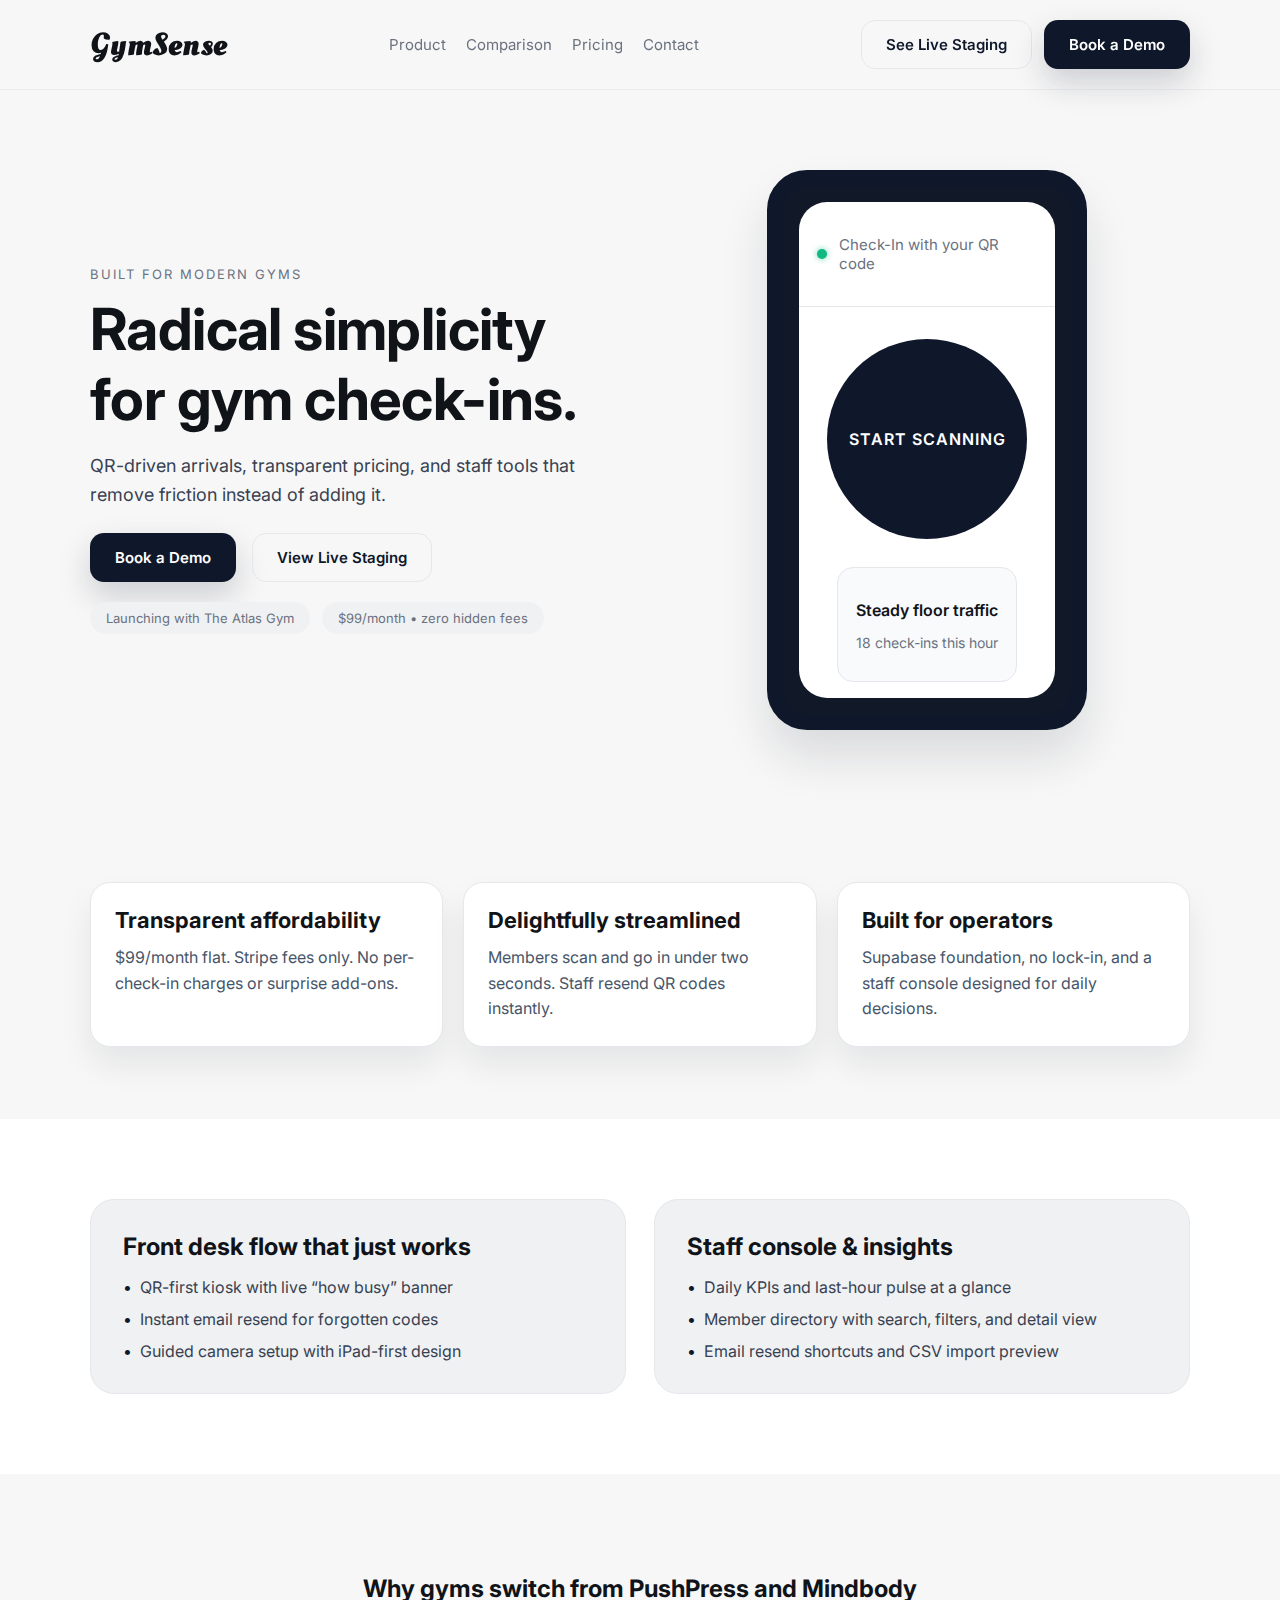
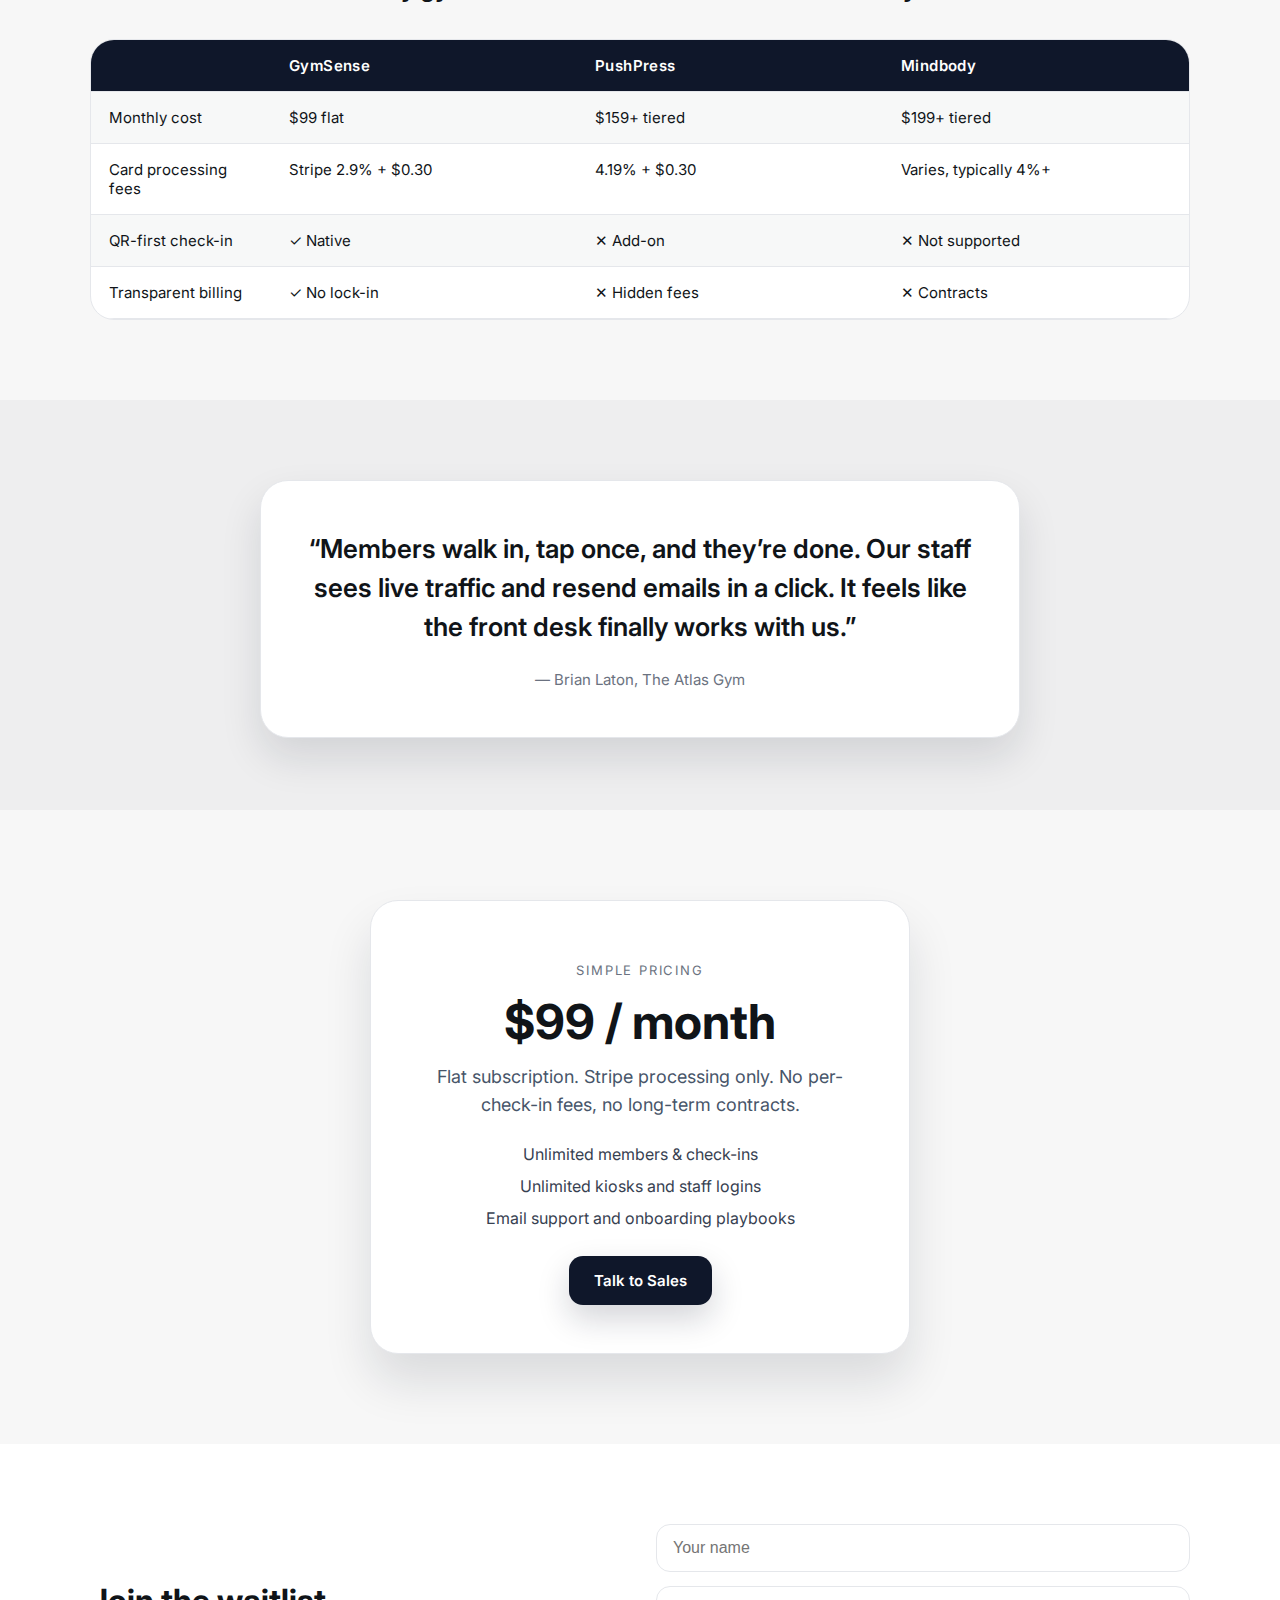
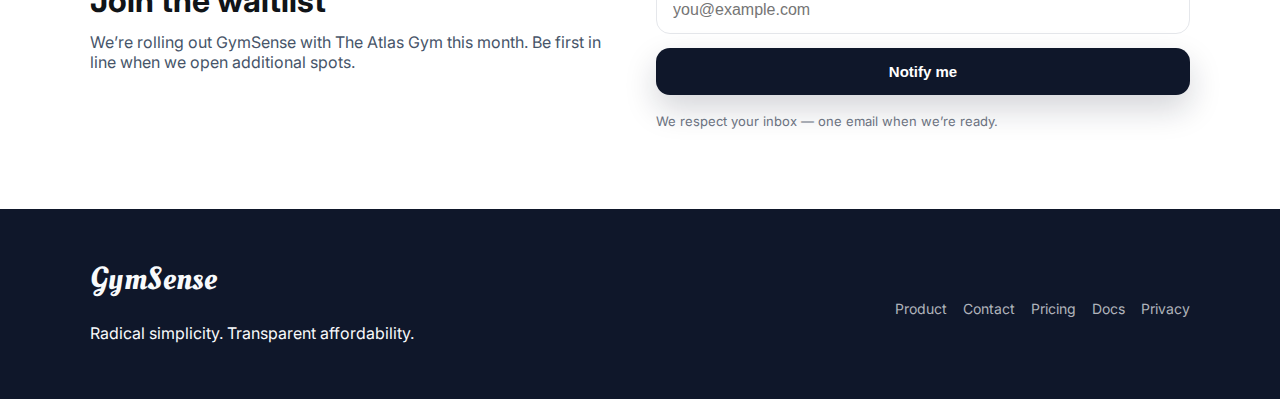
<file: checkin_staging/landing/index.html>
<!DOCTYPE html>
<html lang="en">
  <head>
    <meta charset="utf-8" />
    <meta name="viewport" content="width=device-width, initial-scale=1" />
    <title>GymSense — Radical Simplicity for Gym Check-Ins</title>
    <meta name="description" content="GymSense delivers QR-first gym check-ins, transparent pricing, and staff tools that operators actually love." />
    <link rel="preconnect" href="https://fonts.googleapis.com" />
    <link rel="preconnect" href="https://fonts.gstatic.com" crossorigin />
    <link href="https://fonts.googleapis.com/css2?family=Oleo+Script:wght@700&family=Inter:wght@400;500;600;700&display=swap" rel="stylesheet" />
    <link rel="stylesheet" href="styles.css" />
  </head>
  <body>
    <header class="site-header">
      <div class="container header-inner">
        <div class="brand-mark">
          <span class="brand-script">GymSense</span>
        </div>
        <nav class="nav-links">
          <a href="#features">Product</a>
          <a href="#comparison">Comparison</a>
          <a href="#pricing">Pricing</a>
          <a href="#cta">Contact</a>
        </nav>
        <div class="header-cta">
          <a class="btn ghost" href="https://staging.gymsense.io/kiosk" target="_blank" rel="noopener">See Live Staging</a>
          <a class="btn" href="mailto:hello@gymsense.io">Book a Demo</a>
        </div>
        <button class="nav-toggle" id="navToggle" aria-label="Toggle navigation">☰</button>
      </div>
    </header>

    <main>
      <section class="hero" id="hero">
        <div class="container hero-inner">
          <div class="hero-copy">
            <p class="eyebrow">Built for modern gyms</p>
            <h1>Radical simplicity for gym check-ins.</h1>
            <p class="lede">QR-driven arrivals, transparent pricing, and staff tools that remove friction instead of adding it.</p>
            <div class="hero-actions">
              <a class="btn" href="mailto:hello@gymsense.io">Book a Demo</a>
              <a class="btn ghost" href="https://staging.gymsense.io/kiosk" target="_blank" rel="noopener">View Live Staging</a>
            </div>
            <div class="hero-meta">
              <span class="pill">Launching with The Atlas Gym</span>
              <span class="pill">$99/month • zero hidden fees</span>
            </div>
          </div>
          <div class="hero-visual">
            <div class="device-frame">
              <div class="device-screen">
                <div class="screen-head">
                  <span class="dot"></span>
                  <p>Check-In with your QR code</p>
                </div>
                <div class="screen-body">
                  <div class="scan-circle">
                    <span>Start scanning</span>
                  </div>
                  <div class="status-card">
                    <p class="status-label">Steady floor traffic</p>
                    <p class="status-sub">18 check-ins this hour</p>
                  </div>
                </div>
              </div>
            </div>
          </div>
        </div>
      </section>

      <section class="pillars" id="pillars">
        <div class="container pillars-grid">
          <article class="pillar-card">
            <h3>Transparent affordability</h3>
            <p>$99/month flat. Stripe fees only. No per-check-in charges or surprise add-ons.</p>
          </article>
          <article class="pillar-card">
            <h3>Delightfully streamlined</h3>
            <p>Members scan and go in under two seconds. Staff resend QR codes instantly.</p>
          </article>
          <article class="pillar-card">
            <h3>Built for operators</h3>
            <p>Supabase foundation, no lock-in, and a staff console designed for daily decisions.</p>
          </article>
        </div>
      </section>

      <section class="feature-split" id="features">
        <div class="container split-grid">
          <div class="split-card">
            <h2>Front desk flow that just works</h2>
            <ul>
              <li>QR-first kiosk with live “how busy” banner</li>
              <li>Instant email resend for forgotten codes</li>
              <li>Guided camera setup with iPad-first design</li>
            </ul>
          </div>
          <div class="split-card">
            <h2>Staff console & insights</h2>
            <ul>
              <li>Daily KPIs and last-hour pulse at a glance</li>
              <li>Member directory with search, filters, and detail view</li>
              <li>Email resend shortcuts and CSV import preview</li>
            </ul>
          </div>
        </div>
      </section>

      <section class="comparison" id="comparison">
        <div class="container">
          <h2>Why gyms switch from PushPress and Mindbody</h2>
          <div class="comparison-table">
            <div class="comparison-head">
              <span></span>
              <span>GymSense</span>
              <span>PushPress</span>
              <span>Mindbody</span>
            </div>
            <div class="comparison-row">
              <span>Monthly cost</span>
              <span>$99 flat</span>
              <span>$159+ tiered</span>
              <span>$199+ tiered</span>
            </div>
            <div class="comparison-row">
              <span>Card processing fees</span>
              <span>Stripe 2.9% + $0.30</span>
              <span>4.19% + $0.30</span>
              <span>Varies, typically 4%+</span>
            </div>
            <div class="comparison-row">
              <span>QR-first check-in</span>
              <span>✓ Native</span>
              <span>✕ Add-on</span>
              <span>✕ Not supported</span>
            </div>
            <div class="comparison-row">
              <span>Transparent billing</span>
              <span>✓ No lock-in</span>
              <span>✕ Hidden fees</span>
              <span>✕ Contracts</span>
            </div>
          </div>
        </div>
      </section>

      <section class="testimonial" id="testimonial">
        <div class="container testimonial-card">
          <blockquote>
            “Members walk in, tap once, and they’re done. Our staff sees live traffic and resend emails in a click. It feels like the front desk finally works with us.”
          </blockquote>
          <p class="cite">— Brian Laton, The Atlas Gym</p>
        </div>
      </section>

      <section class="pricing" id="pricing">
        <div class="container pricing-card">
          <p class="eyebrow">Simple pricing</p>
          <h2>$99 / month</h2>
          <p class="lede">Flat subscription. Stripe processing only. No per-check-in fees, no long-term contracts.</p>
          <ul>
            <li>Unlimited members & check-ins</li>
            <li>Unlimited kiosks and staff logins</li>
            <li>Email support and onboarding playbooks</li>
          </ul>
          <a class="btn" href="mailto:hello@gymsense.io">Talk to Sales</a>
        </div>
      </section>

      <section class="cta" id="cta">
        <div class="container cta-inner">
          <div class="cta-copy">
            <h2>Join the waitlist</h2>
            <p>We’re rolling out GymSense with The Atlas Gym this month. Be first in line when we open additional spots.</p>
          </div>
          <form class="cta-form" action="https://formspree.io/f/placeholder" method="post">
            <input type="text" name="name" placeholder="Your name" required />
            <input type="email" name="email" placeholder="you@example.com" required />
            <button class="btn" type="submit">Notify me</button>
            <p class="form-note">We respect your inbox — one email when we’re ready.</p>
          </form>
        </div>
      </section>
    </main>

    <footer class="site-footer">
      <div class="container footer-inner">
        <div class="footer-brand">
          <span class="brand-script">GymSense</span>
          <p>Radical simplicity. Transparent affordability.</p>
        </div>
        <div class="footer-links">
          <a href="#hero">Product</a>
          <a href="mailto:hello@gymsense.io">Contact</a>
          <a href="#pricing">Pricing</a>
          <a href="#">Docs</a>
          <a href="#">Privacy</a>
        </div>
      </div>
    </footer>

    <script src="script.js"></script>
  </body>
</html>
</file>
<file: checkin_staging/landing/styles.css>
:root {
  --bg: #f7f7f7;
  --surface: #ffffff;
  --surface-muted: #f0f1f3;
  --text: #101418;
  --muted: #6b7280;
  --accent: #0f172a;
  --outline: #e5e7eb;
  --shadow: 0 28px 48px rgba(15,23,42,0.12);
}

* { box-sizing: border-box; }
html, body { margin: 0; font-family: 'Inter', system-ui, -apple-system, BlinkMacSystemFont, 'Segoe UI', sans-serif; color: var(--text); background: var(--bg); }
a { color: inherit; text-decoration: none; }

.container { width: min(1100px, 92vw); margin: 0 auto; }

.btn { display: inline-flex; align-items: center; justify-content: center; gap: 6px; padding: 14px 24px; border-radius: 14px; font-weight: 600; font-size: 15px; background: var(--accent); color: #fff; border: 1px solid transparent; box-shadow: 0 14px 32px rgba(15,23,42,0.18); transition: transform 0.15s ease, box-shadow 0.15s ease; }
.btn:hover { transform: translateY(-2px); box-shadow: 0 18px 36px rgba(15,23,42,0.22); }
.btn:active { transform: translateY(0); box-shadow: 0 10px 24px rgba(15,23,42,0.18); }

.btn.ghost { background: transparent; color: var(--accent); border: 1px solid var(--outline); box-shadow: none; }
.btn.ghost:hover { background: var(--surface-muted); }

.site-header { position: sticky; top: 0; z-index: 10; backdrop-filter: blur(14px); background: rgba(247,247,247,0.86); border-bottom: 1px solid rgba(229,231,235,0.7); }
.header-inner { display: flex; align-items: center; justify-content: space-between; padding: 20px 0; gap: 16px; }
.brand-mark { font-size: 24px; font-weight: 700; }
.brand-script { font-family: 'Oleo Script', 'cursive'; font-size: 32px; letter-spacing: 0.3px; }
.nav-links { display: flex; gap: 20px; font-size: 15px; color: var(--muted); }
.nav-links a:hover { color: var(--accent); }
.header-cta { display: flex; gap: 12px; }
.nav-toggle { display: none; background: none; border: none; font-size: 26px; }

.hero { padding: 80px 0; }
.hero-inner { display: grid; grid-template-columns: repeat(auto-fit, minmax(320px, 1fr)); gap: 48px; align-items: center; }
.hero-copy .eyebrow { text-transform: uppercase; letter-spacing: 2px; color: var(--muted); font-size: 13px; margin: 0 0 12px; }
.hero-copy h1 { font-size: clamp(40px, 5vw, 58px); margin: 0 0 16px; letter-spacing: -0.6px; }
.lede { font-size: 18px; line-height: 1.6; color: #374151; margin-bottom: 24px; }
.hero-actions { display: flex; gap: 16px; margin-bottom: 20px; flex-wrap: wrap; }
.hero-meta { display: flex; gap: 12px; flex-wrap: wrap; }
.pill { padding: 8px 16px; background: var(--surface-muted); border-radius: 999px; font-size: 13px; color: var(--muted); }

.hero-visual { display: flex; justify-content: center; }
.device-frame { width: 320px; height: 560px; border-radius: 40px; border: 16px solid #0f172a; background: #111827; position: relative; box-shadow: var(--shadow); }
.device-screen { position: absolute; inset: 16px; background: var(--surface); border-radius: 28px; display: flex; flex-direction: column; }
.screen-head { padding: 18px; border-bottom: 1px solid var(--outline); display: flex; align-items: center; gap: 12px; font-size: 15px; color: var(--muted); }
.screen-head .dot { width: 10px; height: 10px; border-radius: 50%; background: #10b981; box-shadow: 0 0 6px rgba(16,185,129,0.6); }
.screen-body { flex: 1; display: flex; flex-direction: column; align-items: center; justify-content: center; gap: 28px; padding: 32px; }
.scan-circle { width: 200px; height: 200px; border-radius: 50%; background: var(--accent); color: #fff; display: flex; align-items: center; justify-content: center; font-weight: 600; letter-spacing: 1px; position: relative; text-transform: uppercase; }
.scan-circle::after { content: ""; position: absolute; inset: 0; border-radius: 50%; box-shadow: 0 0 0 0 rgba(15,23,42,0.2); animation: pulse 3s ease-out infinite; }
@keyframes pulse { 0% { box-shadow: 0 0 0 0 rgba(15,23,42,0.2); } 70% { box-shadow: 0 0 0 36px rgba(15,23,42,0); } 100% { box-shadow: 0 0 0 0 rgba(15,23,42,0); } }
.status-card { background: #f8fafc; border-radius: 16px; padding: 16px 18px; border: 1px solid var(--outline); text-align: center; }
.status-card .status-label { font-weight: 600; margin-bottom: 4px; }
.status-card .status-sub { color: var(--muted); font-size: 14px; }

.pillars { padding: 72px 0; }
.pillars-grid { display: grid; grid-template-columns: repeat(auto-fit, minmax(220px, 1fr)); gap: 20px; }
.pillar-card { padding: 24px; border-radius: 20px; background: var(--surface); border: 1px solid var(--outline); box-shadow: 0 18px 32px rgba(15,23,42,0.08); }
.pillar-card h3 { margin: 0 0 12px; font-size: 22px; }
.pillar-card p { margin: 0; color: #475569; line-height: 1.6; }

.feature-split { padding: 80px 0; background: var(--surface); }
.split-grid { display: grid; grid-template-columns: repeat(auto-fit, minmax(260px, 1fr)); gap: 28px; }
.split-card { padding: 32px; border-radius: 24px; border: 1px solid var(--outline); background: var(--surface-muted); }
.split-card h2 { margin: 0 0 16px; }
.split-card ul { list-style: none; padding: 0; margin: 0; display: flex; flex-direction: column; gap: 12px; color: #374151; }
.split-card li::before { content: "•"; color: var(--accent); margin-right: 8px; }

.comparison { padding: 80px 0; }
.comparison h2 { text-align: center; margin-bottom: 36px; }
.comparison-table { border-radius: 24px; overflow: hidden; border: 1px solid var(--outline); background: var(--surface); }
.comparison-head, .comparison-row { display: grid; grid-template-columns: 180px repeat(3, 1fr); }
.comparison-head { background: #0f172a; color: #fff; font-weight: 600; letter-spacing: 0.4px; }
.comparison-head span, .comparison-row span { padding: 16px 18px; border-bottom: 1px solid var(--outline); font-size: 15px; }
.comparison-row:nth-child(even) span { background: rgba(15,23,42,0.03); }

.testimonial { padding: 80px 0 72px; background: rgba(15,23,42,0.04); }
.testimonial-card { max-width: 760px; margin: 0 auto; text-align: center; padding: 48px; border-radius: 28px; border: 1px solid var(--outline); background: #fff; box-shadow: 0 20px 40px rgba(15,23,42,0.12); }
.testimonial blockquote { font-size: 26px; line-height: 1.5; margin: 0 0 24px; font-weight: 600; }
.testimonial .cite { margin: 0; color: var(--muted); font-size: 15px; }

.pricing { padding: 90px 0; }
.pricing-card { max-width: 540px; margin: 0 auto; padding: 48px; border-radius: 28px; background: var(--surface); border: 1px solid var(--outline); box-shadow: var(--shadow); text-align: center; }
.pricing-card .eyebrow { text-transform: uppercase; letter-spacing: 1.8px; color: var(--muted); margin-bottom: 14px; font-size: 13px; }
.pricing-card h2 { font-size: 48px; margin: 0 0 12px; }
.pricing-card .lede { margin: 0 0 24px; color: #475569; }
.pricing-card ul { list-style: none; padding: 0; margin: 0 0 28px; display: flex; flex-direction: column; gap: 12px; color: #374151; }

.cta { padding: 80px 0; background: var(--surface); }
.cta-inner { display: grid; grid-template-columns: repeat(auto-fit, minmax(260px, 1fr)); gap: 32px; align-items: center; }
.cta-copy h2 { margin: 0 0 12px; font-size: 32px; }
.cta-copy p { margin: 0; color: #475569; }
.cta-form { display: grid; gap: 14px; }
.cta-form input { padding: 14px 16px; border-radius: 14px; border: 1px solid var(--outline); font-size: 16px; }
.cta-form input:focus { outline: 3px solid rgba(15,23,42,0.1); outline-offset: 2px; }
.cta-form .form-note { margin: 4px 0 0; font-size: 13px; color: var(--muted); }

.site-footer { padding: 48px 0 40px; background: #0f172a; color: #f8fafc; }
.footer-inner { display: flex; flex-wrap: wrap; gap: 24px; justify-content: space-between; align-items: center; }
.footer-brand { display: flex; flex-direction: column; gap: 6px; }
.footer-brand .brand-script { font-family: 'Oleo Script', 'cursive'; font-size: 32px; letter-spacing: 0.4px; }
.footer-links { display: flex; gap: 16px; font-size: 14px; color: rgba(248,250,252,0.7); }
.footer-links a:hover { color: #fff; }

@media (max-width: 980px) {
  .hero { padding: 64px 0; }
  .hero-inner { grid-template-columns: 1fr; }
  .hero-visual { order: -1; }
  .device-frame { margin: 0 auto; }
}

@media (max-width: 720px) {
  .nav-links, .header-cta { display: none; }
  .nav-toggle { display: block; }
  .site-header.open .nav-links, .site-header.open .header-cta { display: flex; flex-direction: column; gap: 14px; width: 100%; }
  .header-inner { align-items: flex-start; }
  .hero-copy h1 { font-size: 40px; }
  .pillars-grid, .split-grid { grid-template-columns: 1fr; }
  .comparison-head, .comparison-row { grid-template-columns: repeat(2, minmax(0,1fr)); }
  .comparison-head span:first-child { display: none; }
  .comparison-row span:first-child { grid-column: span 2; font-weight: 600; background: rgba(15,23,42,0.03); }
  .cta-form { grid-template-columns: 1fr; }
}

@media (max-width: 540px) {
  .scan-button-circle { width: 260px; height: 260px; font-size: 20px; }
}

@media (max-width: 360px) {
  .scan-button-circle { width: 220px; height: 220px; font-size: 18px; }
}
</file>
